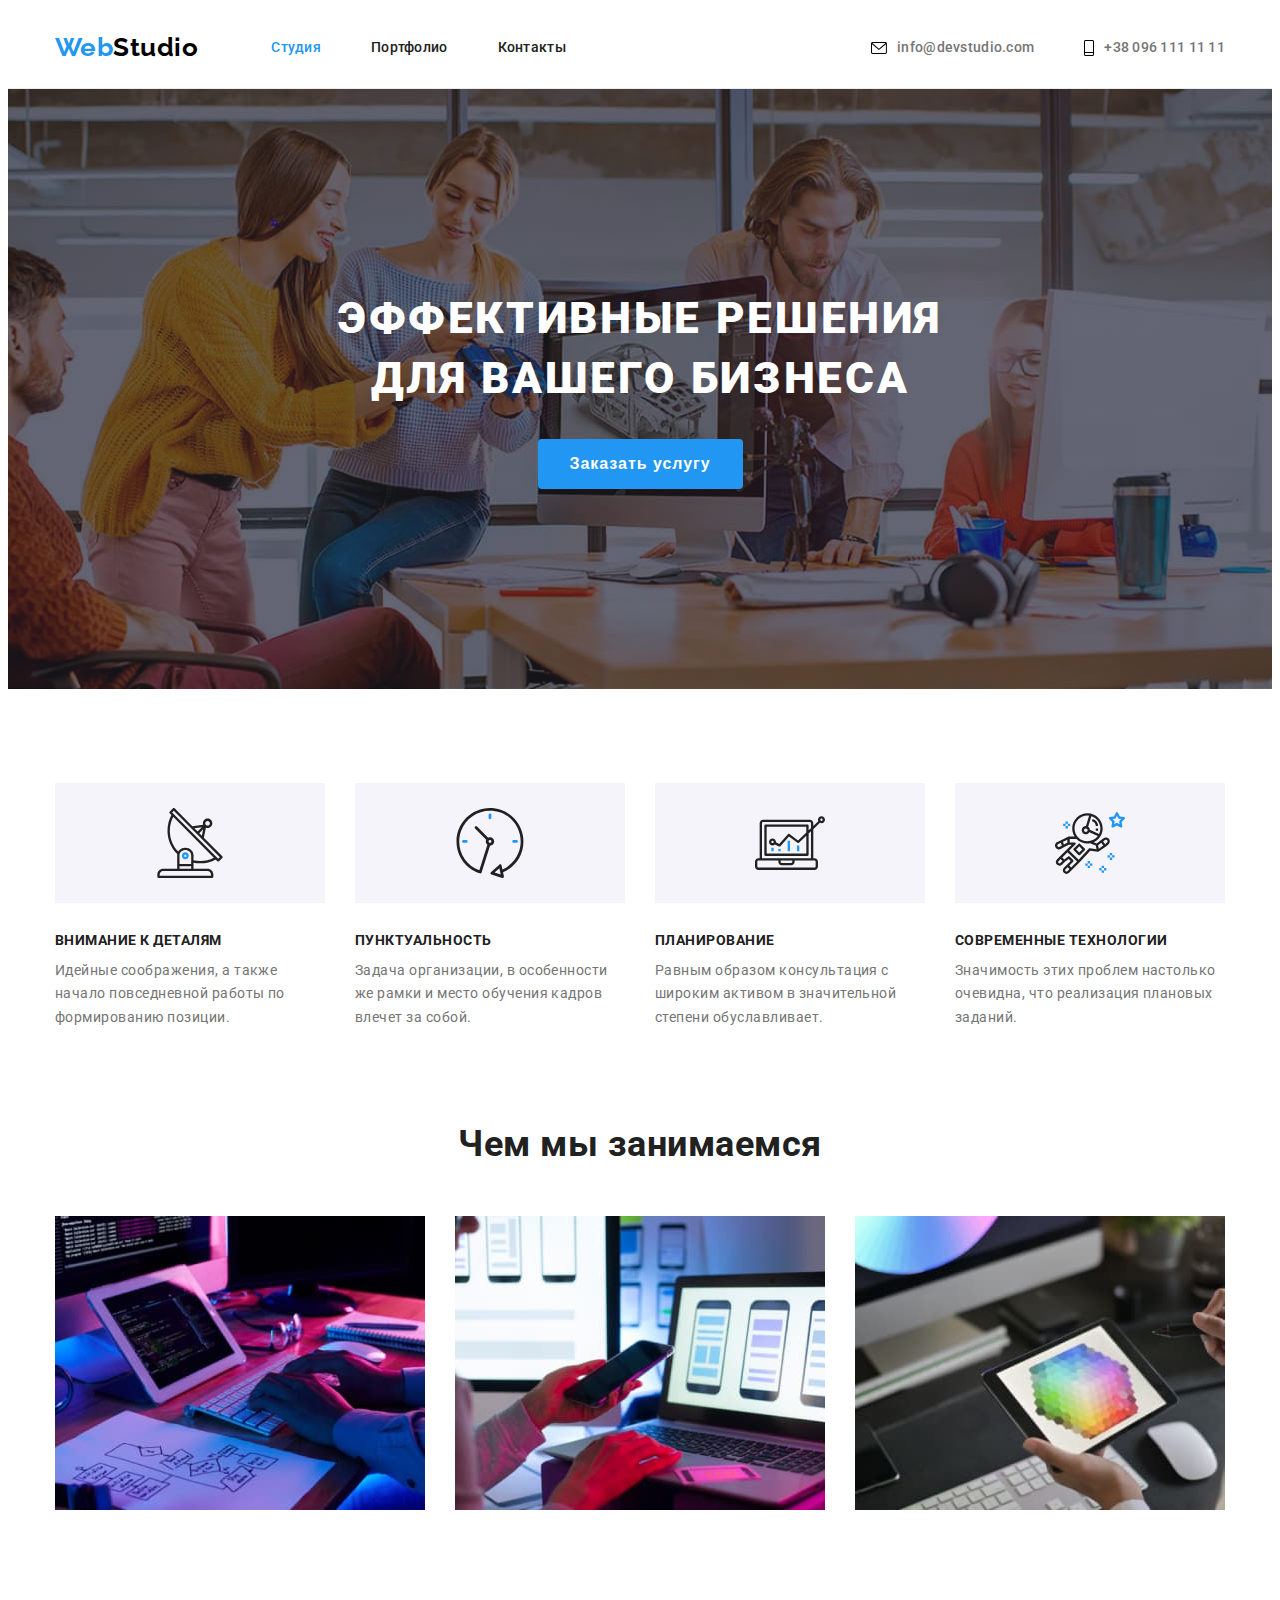
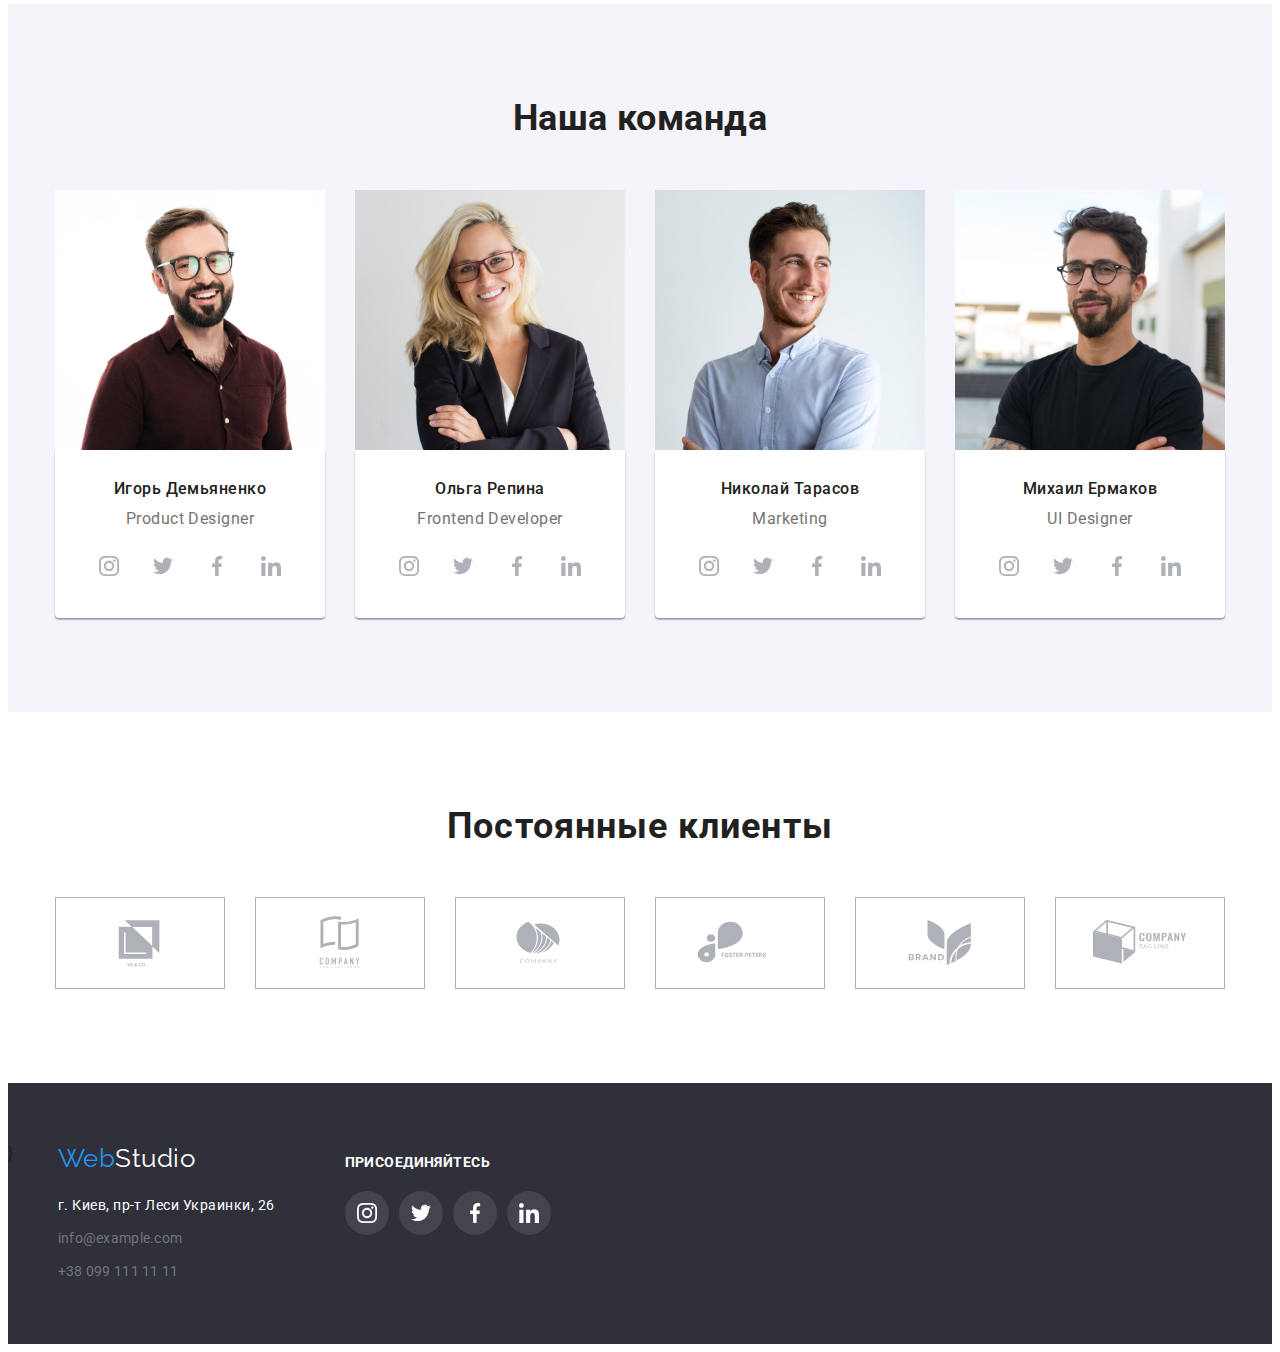
<file: index.html>
<!DOCTYPE html>
<html lang="ru">
  <head>
    <meta charset="UTF-8" />
    <meta http-equiv="X-UA-Compatible" content="IE=edge" />
    <meta name="viewport" content="width=device-width, initial-scale=1.0" />
    <title>Студия</title>
    <link href="https://fonts.googleapis.com/css2?family=Raleway:wght@700&family=Roboto:wght@400;500;700;900&display=swap"
      rel="stylesheet" />
    <link rel="stylesheet" href="https://cdnjs.cloudflare.com/ajax/libs/modern-normalize/1.1.0/modern-normalize.min.css"
      integrity="sha512-wpPYUAdjBVSE4KJnH1VR1HeZfpl1ub8YT/NKx4PuQ5NmX2tKuGu6U/JRp5y+Y8XG2tV+wKQpNHVUX03MfMFn9Q=="
      crossorigin="anonymous" referrerpolicy="no-referrer" />
    <link rel="stylesheet" href="./css/style.css" />
    
  </head>
  <body>
    <!-- Header -->
    <header class="header">
      <div class="container hdr-container ">
        <nav class="hdr-nav">
          <a href="./index.html" lang="en" class="logo hdr-logo">Web<span class="hdr-second-logo">Studio</span></a>
          <ul class="hdr-list list">

            <li class="link-item">
              <a href="./index.html" class="hdr-link link current">Студия</a>
            </li>

            <li class="link-item">
              <a href="./portfolio.html" class="hdr-link link">Портфолио</a>
            </li>

            <li class="link-item">
              <a href="" class="hdr-link link">Контакты</a>
            </li>

          </ul>
        </nav>
          <ul class="hdr-contacts list">
            
            <li class="hdr-contact">
              <a href="mailto:info@devstudio.com" lang="en" class="contact-link link">
                <svg class="mail-icon" width="16" height="12">
                  <use href="./images/icons.svg#icon-mail"></use>
                </svg>
                info@devstudio.com</a>
            </li>

            <li class="hdr-contact">
              <a href="tel:+380961111111" class="contact-link link">
                <svg class="phone-icon" width="10" height="16">
                  <use href="./images/icons.svg#icon-phone"></use>
                </svg>
                +38 096 111 11 11</a>
            </li>

          </ul>
      </div>
    </header>
    <!-- Main -->
    <main class="main-studio">
      <section class="hero-section section">
        <div class="container">
          <h1 class="hero-title">Эффективные решения для вашего бизнеса</h1>
          <button type="button" class="hero-button">Заказать услугу</button>
        </div>
      </section>
      <!-- Достоинства компании -->
      <section class="dignity-company section">
        <div class="container">
          <h2  class="visually-hidden">Достоинства компании</h2>
          <ul class="dignity-list list">
            
            <li class="dignity-item">
              <div class="thumb">
                <svg class="dignity-icon" width="70" height="70">
                  <use href="./images/icons.svg#icon-antenna"></use>
                </svg>
              </div>
              <h3 class="dignity-item-title">Внимание к деталям</h3>
              <p class="dignity-text">
                Идейные соображения, а также начало повседневной работы по
                формированию позиции.
              </p>
            </li>
            
            <li class="dignity-item">
              <div class="thumb">
                <svg class="dignity-icon" width="70" height="70">
                  <use href="./images/icons.svg#icon-clock"></use>
                </svg>
              </div>
              <h3 class="dignity-item-title">Пунктуальность</h3>
              <p class="dignity-text">
                Задача организации, в особенности же рамки и место обучения кадров
                влечет за собой.
                </p>
            </li>
            
            <li class="dignity-item">
              <div class="thumb">
                <svg class="dignity-icon" width="70" height="70">
                  <use href="./images/icons.svg#icon-diagram"></use>
                </svg>
                </div>
                <h3 class="dignity-item-title">Планирование</h3>
                <p class="dignity-text">
                Равным образом консультация с широким активом в значительной
                степени обуславливает.
                </p>
            </li>
            
            <li class="dignity-item">
              <div class="thumb">
                <svg class="dignity-icon" width="70" height="70">
                  <use href="./images/icons.svg#icon-astronaut"></use>
                </svg>
              </div>
                <h3 class="dignity-item-title">Современные технологии</h3>
                <p class="dignity-text">
                Значимость этих проблем настолько очевидна, что реализация
                плановых заданий.
                </p>
            </li>
        </ul>
        </div>
      </section>
      <!-- О компании -->
      <section class="about-company section">
        <div class="container">
          <h2 class="about-company-title">Чем мы занимаемся</h2>
          <ul class="about-list">
            <li class="about-item">
              <img src="./images/code.jpg" alt="Написание кода" width="370" class="about-company-photo" />
            </li>
            <li class="about-item">
              <img src="./images/phone.jpg" alt="Адаптация под телефон" width="370" class="about-company-photo" />
            </li>
            <li class="about-item">
              <img src="./images/tablet.jpg" alt="Адаптация под планшет" width="370" class="about-company-photo" />
            </li>
          </ul>
        </div>
      </section>
      <!-- Команда компании -->
      <section class="team section">
        <div class="container">
          <h2 class="title-team">Наша команда</h2>
          <ul class="team-list">
            <li class="team-member">
              <img src="./images/igorr.jpg" alt="Игорь Демьяненко Product Designer" width="270" class="photo-member" />
                <div class="team-title">
                  <h3 class="title-member">Игорь Демьяненко</h3>
                  <p lang="en" class="about-member">Product Designer</p>
                  
                  <ul class="list-icon">
                    <li class="icon-item">
                      <a href="" class="icon-link">
                        <svg class="member-icon" width="20" height="20">
                          <use href="./images/icons.svg#icon-instagram"></use>
                        </svg>
                      </a>
                    </li>
                    <li class="icon-item">
                      <a href="" class="icon-link">
                        <svg class="member-icon" width="20" height="20">
                          <use href="./images/icons.svg#icon-twitter"></use>
                        </svg>
                      </a>
                    </li>
                    <li class="icon-item">
                      <a href="" class="icon-link">
                        <svg class="member-icon" width="20" height="20">
                          <use href="./images/icons.svg#icon-facebook"></use>
                        </svg>
                      </a>
                    </li>
                    <li class="icon-item">
                      <a href="" class="icon-link">
                        <svg class="member-icon" width="20" height="20">
                          <use href="./images/icons.svg#icon-linkedin"></use>
                        </svg>
                      </a>
                    </li>
                  </ul>
                </div>
            </li>
            <li class="team-member">
              <img src="./images/olga.jpg" alt="Ольга Репина Frontend Developer" width="270" class="photo-member" />
                <div class="team-title">
                  <h3 class="title-member">Ольга Репина</h3>
                  <p lang="en" class="about-member">Frontend Developer</p>
                  <ul class="list-icon">
                    <li class="icon-item">
                      <a href="" class="icon-link">
                        <svg class="member-icon" width="20" height="20">
                          <use href="./images/icons.svg#icon-instagram"></use>
                        </svg>
                      </a>
                    </li>
                    <li class="icon-item">
                      <a href="" class="icon-link">
                        <svg class="member-icon" width="20" height="20">
                          <use href="./images/icons.svg#icon-twitter"></use>
                        </svg>
                      </a>
                    </li>
                    <li class="icon-item">
                      <a href="" class="icon-link">
                        <svg class="member-icon" width="20" height="20">
                          <use href="./images/icons.svg#icon-facebook"></use>
                        </svg>
                      </a>
                    </li>
                    <li class="icon-item">
                      <a href="" class="icon-link">
                        <svg class="member-icon" width="20" height="20">
                          <use href="./images/icons.svg#icon-linkedin"></use>
                        </svg>
                      </a>
                    </li>
                  </ul>
                </div>
            </li>
            <li class="team-member">
              <img src="./images/nikolayy.jpg" alt="Николай Тарасов Marketing" width="270" class="photo-member" />
                <div class="team-title">
                  <h3 class="title-member">Николай Тарасов</h3>
                  <p lang="en" class="about-member">Marketing</p>
                  <ul class="list-icon">
                    <li class="icon-item">
                      <a href="" class="icon-link">
                        <svg class="member-icon" width="20" height="20">
                          <use href="./images/icons.svg#icon-instagram"></use>
                        </svg>
                      </a>
                    </li>
                    <li class="icon-item">
                      <a href="" class="icon-link">
                        <svg class="member-icon" width="20" height="20">
                          <use href="./images/icons.svg#icon-twitter"></use>
                        </svg>
                      </a>
                    </li>
                    <li class="icon-item">
                      <a href="" class="icon-link">
                        <svg class="member-icon" width="20" height="20">
                          <use href="./images/icons.svg#icon-facebook"></use>
                        </svg>
                      </a>
                    </li>
                    <li class="icon-item">
                      <a href="" class="icon-link">
                        <svg class="member-icon" width="20" height="20">
                          <use href="./images/icons.svg#icon-linkedin"></use>
                        </svg>
                      </a>
                    </li>
                  </ul>
                </div>
            </li>
            <li class="team-member">
              <img src="./images/mikhail.jpg" alt="Михаил Ермаков UI Designer" width="270" class="photo-member" />
                <div class="team-title">
                  <h3 class="title-member">Михаил Ермаков</h3>
                  <p lang="en" class="about-member">UI Designer</p>
                  <ul class="list-icon">
                    <li class="icon-item">
                      <a href="" class="icon-link">
                        <svg class="member-icon" width="20" height="20">
                          <use href="./images/icons.svg#icon-instagram"></use>
                        </svg>
                      </a>
                    </li>
                    <li class="icon-item">
                      <a href="" class="icon-link">
                        <svg class="member-icon" width="20" height="20">
                          <use href="./images/icons.svg#icon-twitter"></use>
                        </svg>
                      </a>
                    </li>
                    <li class="icon-item">
                      <a href="" class="icon-link">
                        <svg class="member-icon" width="20" height="20">
                          <use href="./images/icons.svg#icon-facebook"></use>
                        </svg>
                      </a>
                    </li>
                    <li class="icon-item">
                      <a href="" class="icon-link">
                        <svg class="member-icon" width="20" height="20">
                          <use href="./images/icons.svg#icon-linkedin"></use>
                        </svg>
                      </a>
                    </li>
                  </ul>
                </div>
            </li>
          </ul>
        </div>
      </section>
      <section class="clients section">
        <div class="container">
          <h3 class="clients-title">Постоянные клиенты</h3>
          <ul class="client-list">

            <li class="client-item">
              <a href="" class="client-link">
                <svg class="client-icon">
                  <use href="./images/icons.svg#icon-client1"></use>
                </svg>
              </a>
            </li>

            <li class="client-item">
              <a href="" class="client-link">
                <svg class="client-icon">
                  <use href="./images/icons.svg#icon-client2"></use>
                </svg>
              </a>
            </li>

            <li class="client-item">
              <a href="" class="client-link">
                <svg class="client-icon">
                  <use href="./images/icons.svg#icon-client3"></use>
                </svg>
              </a>
            </li>

            <li class="client-item">
              <a href="" class="client-link">
                <svg class="client-icon">
                  <use href="./images/icons.svg#icon-client4"></use>
                </svg>
              </a>
            </li>

            <li class="client-item">
              <a href="" class="client-link">
                <svg class="client-icon">
                  <use href="./images/icons.svg#icon-client5"></use>
                </svg>
              </a>
            </li>

            <li class="client-item">
              <a href="" class="client-link">
                <svg class="client-icon">
                  <use href="./images/icons.svg#icon-client6"></use>
                </svg>
              </a>
            </li>

          </ul>
        </div>
      </section>
    </main>
    <!-- Footer -->
    <footer class="footer">}
      <div class="footer-section container">
        <div class="ftr-left">
          <a href="/" lang="en" class="logo ftr-logo">Web<span class="ftr-second-logo">Studio</span></a>
            <address class="address">
              <a href="https://goo.gl/maps/iQKYEARG3Sgrzrz96" class="ftr-address">г. Киев, пр-т Леси Украинки, 26</a>
              <ul class="ftr-contacts">
                <li class="contact-ftr">
                  <a href="mailto:info@example.com" lang="en" class="contact-link link ftr-link">info@example.com</a>
                </li>
                <li class="contact-ftr">
                  <a href="tel:+380991111111" class="contact-link link ftr-link">+38 099 111 11 11</a>
                </li>
              </ul>
            </address>
      </div>
          <div class="ftr-enjoy">
            <h3 class="enjoy-title">присоединяйтесь</h3>
            <ul class="enjoy-list-icon">
              
              <li class="enjoy-icon-item">
                <a href="" class="enjoy-icon-link">
                  <svg class="ftr-icon" width="20" height="20">
                    <use href="./images/icons.svg#icon-instagram"></use>
                  </svg>
                </a>
              </li>
              
              <li class="enjoy-icon-item">
                <a href="" class="enjoy-icon-link">
                  <svg class="ftr-icon" width="20" height="20">
                    <use href="./images/icons.svg#icon-twitter"></use>
                  </svg>
                </a>
              </li>
              
              <li class="enjoy-icon-item">
                <a href="" class="enjoy-icon-link">
                  <svg class="ftr-icon" width="20px" height="20px">
                    <use href="./images/icons.svg#icon-facebook"></use>
                  </svg>
                </a>
              </li>
              
              <li class="enjoy-icon-item">
                <a href="" class="enjoy-icon-link">
                  <svg class="ftr-icon" width="20" height="20">
                    <use href="./images/icons.svg#icon-linkedin"></use>
                  </svg>
                </a>
              </li>

            </ul>
          </div>
        </div>
      
    </footer>
  </body>
</html>
</file>
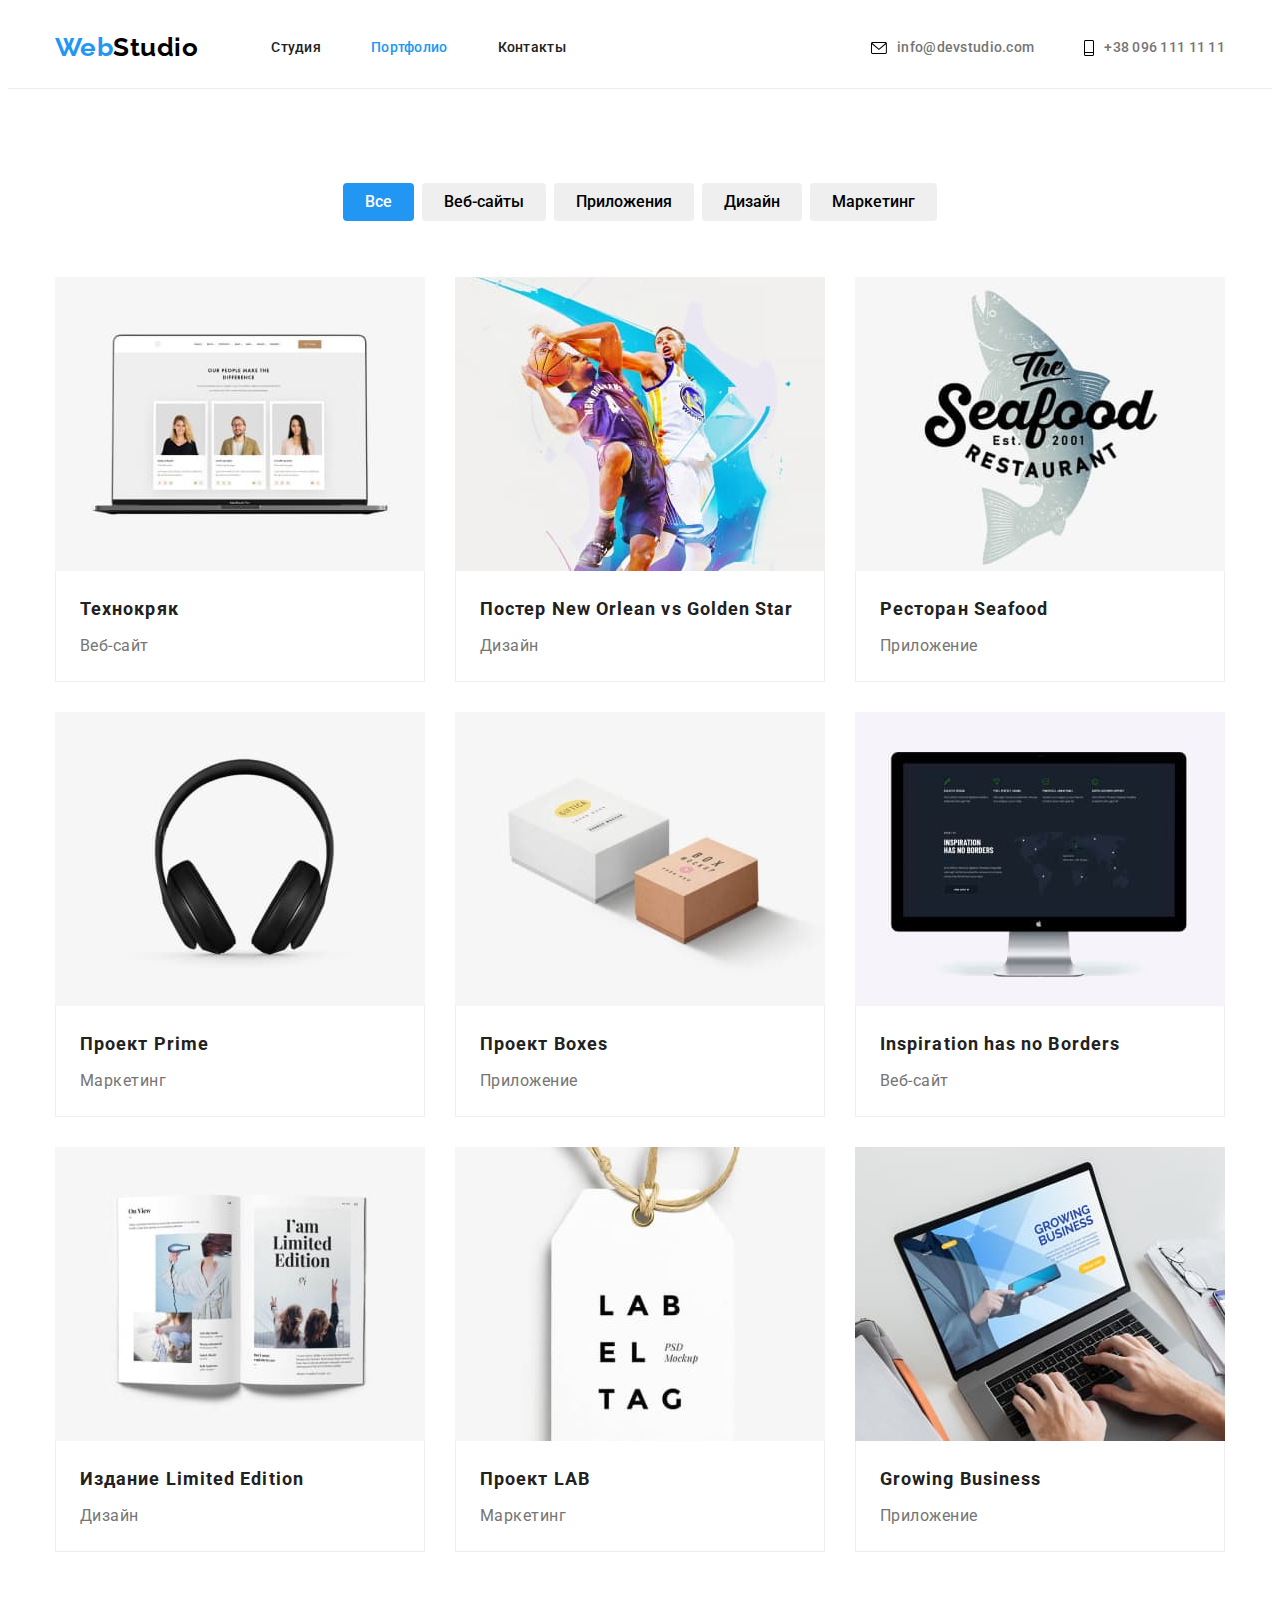
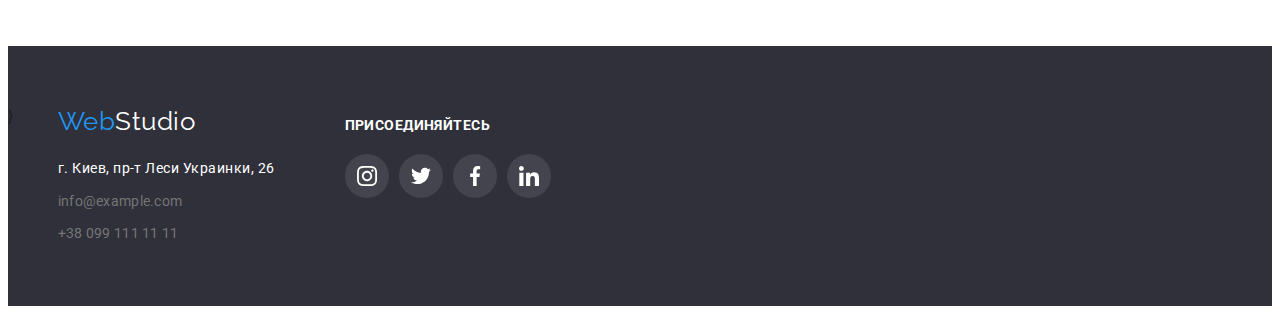
<file: portfolio.html>
<!DOCTYPE html>
<html lang="ru">
<head>
    <meta charset="UTF-8">
    <meta http-equiv="X-UA-Compatible" content="IE=edge">
    <meta name="viewport" content="width=device-width, initial-scale=1.0">
    <title>Портфолио</title>
    <link rel="stylesheet" href="https://cdnjs.cloudflare.com/ajax/libs/modern-normalize/1.1.0/modern-normalize.min.css"
        integrity="sha512-wpPYUAdjBVSE4KJnH1VR1HeZfpl1ub8YT/NKx4PuQ5NmX2tKuGu6U/JRp5y+Y8XG2tV+wKQpNHVUX03MfMFn9Q=="
        crossorigin="anonymous" referrerpolicy="no-referrer" />
    <link rel="stylesheet" href="./css/style.css">
    <link href="https://fonts.googleapis.com/css2?family=Raleway:wght@700&family=Roboto:wght@400;500;700;900&display=swap"
        rel="stylesheet" />
</head>
<body>
    <!-- Header -->
    <header class="header">
        <div class="container hdr-container ">
            <nav class="hdr-nav">
                <a href="./index.html" lang="en" class="logo hdr-logo">Web<span class="hdr-second-logo">Studio</span></a>
                <ul class="hdr-list list">
    
                    <li class="link-item">
                        <a href="./index.html" class="hdr-link link ">Студия</a>
                    </li>
    
                    <li class="link-item">
                        <a href="./portfolio.html" class="hdr-link link current">Портфолио</a>
                    </li>
    
                    <li class="link-item">
                        <a href="" class="hdr-link link">Контакты</a>
                    </li>
    
                </ul>
            </nav>
            <ul class="hdr-contacts list">
    
                <li class="hdr-contact">
                    <a href="mailto:info@devstudio.com" lang="en" class="contact-link link">
                        <svg class="mail-icon" width="16" height="12">
                            <use href="./images/icons.svg#icon-mail"></use>
                        </svg>
                        info@devstudio.com</a>
                </li>
    
                <li class="hdr-contact">
                    <a href="tel:+380961111111" class="contact-link link">
                        <svg class="phone-icon" width="10" height="16">
                            <use href="./images/icons.svg#icon-phone"></use>
                        </svg>
                        +38 096 111 11 11</a>
                </li>
    
            </ul>
        </div>
    </header>
    <!-- Main -->
    <main class="main-portfolio">
        <section class="main-section section">
            <div class="port-conteiner container">
                <h1 class="visually-hidden">Проекты</h1>
                    <ul class="list-button list">
                        <li class="button-item">
                            <button type="button" class="button current">Все</button>
                        </li>
                        <li class="button-item">
                            <button type="button" class="button">Веб-сайты</button>
                        </li>
                        <li class="button-item">
                            <button type="button" class="button">Приложения</button>
                        </li>
                        <li class="button-item">
                            <button type="button" class="button">Дизайн</button>
                        </li>
                        <li class="button-item">
                            <button type="button" class="button">Маркетинг</button>
                        </li>
                    </ul>
                    <ul class="projects-list list">
                        <li class="project-item">
                            <a href="" class="project-link">
                                <img src="./images/tehnokryak.jpg" alt="Технокряк" width="370">
                                <div class="project-text">
                                    <h2 class="project-title">Технокряк</h2>
                                    <p class="project-about">Веб-сайт</p>
                                </div>
                            </a>
                        </li>
                        <li class="project-item">
                            <a href="" class="project-link">
                                <img src="./images/neworleandvsgoldenstar.jpg" alt="Постер" width="370">
                                <div class="project-text">
                                    <h2 class="project-title">Постер New Orlean vs Golden Star</h2>
                                    <p class="project-about">Дизайн</p>
                                </div>
                            </a>
                        </li>
                        <li class="project-item">
                            <a href="" class="project-link">
                                <img src="./images/seafood.jpg" alt="Ресторан" width="370">
                                <div class="project-text">
                                    <h2 class="project-title">Ресторан Seafood</h2>
                                    <p class="project-about">Приложение</p>
                                </div>
                            </a>
                        </li>
                        <li class="project-item">
                            <a href="" class="project-link">
                                <img src="./images/projectprime.jpg" alt="Проект Прайм" width="370">
                                <div class="project-text">
                                    <h2 class="project-title">Проект Prime</h2>
                                    <p class="project-about">Маркетинг</p>
                                </div>
                            </a>
                        </li>
                        <li class="project-item">
                            <a href="" class="project-link">
                                <img src="./images/projectboxes.jpg" alt="Проект коробок" width="370">
                                <div class="project-text">
                                    <h2 class="project-title">Проект Boxes</h2>
                                    <p class="project-about">Приложение</p>
                                </div>
                            </a>
                        </li>
                        <li class="project-item">
                            <a href="" class="project-link">
                                <img src="./images/inspirationhasnoborders.jpg" alt="Вдохновение" width="370">
                                <div class="project-text">
                                    <h2 class="project-title" lang="en">Inspiration has no Borders</h2>
                                    <p class="project-about">Веб-сайт</p>
                                </div>
                            </a>
                        </li>
                        <li class="project-item">
                            <a href="" class="project-link">
                                <img src="./images/limetededition.jpg" alt="Издание" width="370">
                                <div class="project-text">
                                    <h2 class="project-title">Издание Limited Edition</h2>
                                    <p class="project-about">Дизайн</p>
                                </div>
                            </a>
                        </li>
                        <li class="project-item">
                            <a href="" class="project-link">
                                <img src="./images/projectlab.jpg" alt="Проект Лаб" width="370">
                                <div class="project-text">
                                    <h2 class="project-title">Проект LAB</h2>
                                    <p class="project-about">Маркетинг</p>
                                </div>
                            </a>
                        </li>
                        <li class="project-item">
                            <a href="" class="project-link">
                                <img src="./images/growingbusines.jpg" alt="Растущий бизнес" width="370" lang="en">
                                <div class="project-text">
                                    <h2 class="project-title">Growing Business</h2>
                                    <p class="project-about">Приложение</p>
                                </div>
                            </a>
                        </li>
                    </ul>
                </div>
        </section>
    </main>
    <!-- Footer -->
    <footer class="footer">}
        <div class="footer-section container">
            <div class="ftr-left">
                <a href="/" lang="en" class="logo ftr-logo">Web<span class="ftr-second-logo">Studio</span></a>
                <address class="address">
                    <a href="https://goo.gl/maps/iQKYEARG3Sgrzrz96" class="ftr-address">г. Киев, пр-т Леси Украинки, 26</a>
                    <ul class="ftr-contacts">
                        <li class="contact-ftr">
                            <a href="mailto:info@example.com" lang="en"
                                class="contact-link link ftr-link">info@example.com</a>
                        </li>
                        <li class="contact-ftr">
                            <a href="tel:+380991111111" class="contact-link link ftr-link">+38 099 111 11 11</a>
                        </li>
                    </ul>
                </address>
            </div>
            <div class="ftr-enjoy">
                <h3 class="enjoy-title">присоединяйтесь</h3>
                <ul class="enjoy-list-icon">
    
                    <li class="enjoy-icon-item">
                        <a href="" class="enjoy-icon-link">
                            <svg class="ftr-icon" width="20" height="20">
                                <use href="./images/icons.svg#icon-instagram"></use>
                            </svg>
                        </a>
                    </li>
    
                    <li class="enjoy-icon-item">
                        <a href="" class="enjoy-icon-link">
                            <svg class="ftr-icon" width="20" height="20">
                                <use href="./images/icons.svg#icon-twitter"></use>
                            </svg>
                        </a>
                    </li>
    
                    <li class="enjoy-icon-item">
                        <a href="" class="enjoy-icon-link">
                            <svg class="ftr-icon" width="20px" height="20px">
                                <use href="./images/icons.svg#icon-facebook"></use>
                            </svg>
                        </a>
                    </li>
    
                    <li class="enjoy-icon-item">
                        <a href="" class="enjoy-icon-link">
                            <svg class="ftr-icon" width="20" height="20">
                                <use href="./images/icons.svg#icon-linkedin"></use>
                            </svg>
                        </a>
                    </li>
    
                </ul>
            </div>
        </div>
    
    </footer>
</body>
</html>
</file>
<file: css/style.css>
:root {
  /* background */
  --bgd-very-dark-grayish-blue: #2f303a;
  --bgd-light-grayish-blue: #f5f4fa;
  --bgd-white: #ffffff;
  --bgd-blue: #2196f3;
  --border: #ececec;
  --border-portf: #eeeeee;
  --shadow: #a1a1a5;
  --bgd-icon: #43444d;

  /* text  */
  --txt-blue: #2196f3;
  --txt-mostly-black: #212121;
  --txt-black: #000000;
  --txt-white: #ffffff;
  --txt-dark-gray: #757575;
  --txt-light-gray: #acacb0;
  --clr-icon: #afb1b8;
}

/* constant */
*,
*::before,
*::after {
  box-sizing: border-box;
}

body {
  font-family: 'Roboto', sans-serif;
  color: var(--txt-mostly-black);
  background-color: var(--bgd-white);
  letter-spacing: 0.03em;
}
p,
ul,
li,
h1,
h2,
h3,
h4,
h5,
h6 {
  margin: 0;
  padding: 0;
}
/* a {
  display: block;
} */

.list {
  list-style-type: none;
}

.link {
  text-decoration: none;
  color: var(--txt-mostly-black);
}

.container {
  width: 1200px;
  padding-left: 15px;
  padding-right: 15px;
  margin: 0 auto;
}
img {
  margin: 0 auto;
  padding: 0;
  display: block;
  max-width: 100%;
  height: auto;
}

.section {
  padding-top: 94px;
  padding-bottom: 94px;
}
.logo {
  text-decoration: none;
}
/* header */
.header {
  border-bottom-width: 1px;
  border-bottom-style: solid;
  border-bottom-color: var(--border);
}
.hdr-container {
  display: flex;
}
.hdr-logo {
  padding: 24px 0px 25px 0px;
  margin-right: 73px;
}

.hdr-logo {
  font-family: 'Raleway', sans-serif;
  color: var(--txt-blue);
  font-weight: 700;
  font-size: 26px;
  line-height: 1.19;
}

.hdr-second-logo {
  font-family: 'Raleway', sans-serif;
  color: var(--txt-black);
  font-weight: 700;
  font-size: 26px;
  line-height: 1.19;
}

.hdr-nav {
  display: flex;
}

.hdr-list {
  display: flex;
  align-items: center;
}

.link-item {
}

.link-item:not(:last-child) {
  margin-right: 50px;
}

.hdr-link:hover,
.hdr-link:focus {
  color: var(--txt-blue);
}
.hdr-link {
  font-family: 'Roboto', sans-serif;
  color: var(--txt-mostly-black);
  font-weight: 500;
  font-size: 14px;
  line-height: 1.14;
  letter-spacing: 0.02em;
  text-decoration: none;
  display: block;
  padding: 32px 0px 32px 0px;
}

.hdr-list .link.current {
  color: var(--txt-blue);
}

.hdr-contacts .link-item,
.hdr-contacts {
  list-style: none;
}

.hdr-contacts {
  display: flex;
  align-items: center;
  margin-left: auto;
}
.contact-link {
  align-items: center;
  justify-content: center;
}

.hdr-contact:not(:last-child) {
  margin-right: 50px;
}

.svg-icon {
}

.mail-icon {
  margin-right: 10px;
}

.phone-icon {
  margin-right: 10px;
}

.contact-link {
  font-family: 'Roboto', sans-serif;
  color: var(--txt-dark-gray);
  font-weight: 500;
  font-size: 14px;
  line-height: 1.14;
  letter-spacing: 0.02em;
  display: inline-flex;
  padding: 32px 0px 32px 0px;
}

.contact-link:hover,
.contact-link:focus {
  color: var(--txt-blue);
}

/* Main Studio */
.main-studio {
  max-width: 1600px;
}

.hero-section {
  background-color: var(--bgd-very-dark-grayish-blue);
  padding: 200px 0px;
  text-align: center;
  background-image: linear-gradient(
      rgba(47, 48, 58, 0.4),
      rgba(47, 48, 58, 0.4)
    ),
    url('../images/bgd-hero.jpg');
  background-repeat: no-repeat;
  background-position: center;
  background-size: cover;
  max-width: 1600px;
}

.hero-title {
  font-weight: 900;
  font-size: 44px;
  line-height: 1.36;
  text-align: center;
  letter-spacing: 0.06em;
  text-transform: uppercase;
  color: var(--txt-white);
  max-width: 660px;
  margin: auto;
  margin-bottom: 30px;
}

.hero-button {
  background-color: var(--txt-blue);
  color: var(--txt-white);
  font-weight: bold;
  font-size: 16px;
  line-height: 1.87;
  letter-spacing: 0.06em;
  cursor: pointer;
  border: none;
  padding: 10px 32px;
  border-radius: 4px;
}
/* Dignity company */

.visually-hidden {
  position: absolute;
  width: 1px;
  height: 1px;
  margin: -1px;
  padding: 0;
  overflow: hidden;
  border: 0;
  clip: rect(0 0 0 0);
}
.dignity-list {
  display: flex;
}
.dignity-list > .dignity-item {
  flex-basis: auto;
}

.dignity-item:not(:last-child) {
  margin-right: 30px;
}

.dignity-item-title {
  font-weight: 700;
  font-size: 14px;
  line-height: 1.14;
  text-transform: uppercase;
  margin-bottom: 10px;
}
.thumb {
  background-color: var(--bgd-light-grayish-blue);
  width: 270px;
  height: 120px;
  display: flex;
  align-items: center;
  justify-content: center;
  margin-bottom: 30px;
}

.dignity-text {
  font-size: 14px;
  line-height: 1.71;
  color: var(--txt-dark-gray);
  max-width: 270px;
}
.dignity-text:not(:last-child) {
  margin-right: 30px;
}
/* about company */

.section.about-company {
  padding-top: 0;
}
.about-company-title {
  font-weight: 700;
  font-size: 36px;
  line-height: 1.16;
  text-align: center;
  margin-bottom: 50px;
}
.about-list {
  display: flex;
}

.about-item {
  list-style: none;
}

.about-item:not(:last-child) {
  margin-right: 30px;
}

.team {
  background-color: var(--bgd-light-grayish-blue);
}

.title-team {
  font-weight: 700;
  font-size: 36px;
  line-height: 1.16;
  text-align: center;
  margin-bottom: 50px;
}

.team-list {
  display: flex;
}
.team-list > .team-member {
  flex-basis: auto;
}

.team-member {
  list-style: none;
}

.team-member:not(:last-child) {
  margin-right: 30px;
}

.list-icon {
  display: flex;
  list-style: none;
  justify-content: center;
}
.icon-item {
  display: inline-flex;
  align-items: center;
}

.icon-item:not(:last-child) {
  margin-right: 10px;
}
.icon-link {
  display: flex;
  align-items: center;
  justify-content: center;
  width: 44px;
  height: 44px;
  border-radius: 50%;
  fill: var(--clr-icon);
}

.icon-link:hover,
.icon-link:focus {
  background-color: var(--bgd-blue);
  fill: var(--txt-white);
}

.team-title {
  padding-top: 30px;
  padding-bottom: 30px;
  background-color: var(--bgd-white);
  box-shadow: 0px 1px 3px rgba(0, 0, 0, 0.12), 0px 1px 1px rgba(0, 0, 0, 0.14),
    0px 2px 1px rgba(0, 0, 0, 0.2);
  border-radius: 0px 0px 4px 4px;
}

.title-member {
  font-weight: 500;
  font-size: 16px;
  line-height: 1.18;
  text-align: center;
  margin-bottom: 10px;
}

.about-member {
  font-size: 16px;
  line-height: 19px;
  text-align: center;
  color: var(--txt-dark-gray);
  margin-bottom: 16px;
}

.clients-title {
  font-size: 36px;
  line-height: 1.16;
  text-align: center;
  letter-spacing: 0.03em;
  color: var(--txt-mostly-black);
  margin-bottom: 50px;
}

.client-list {
  display: flex;
  justify-content: center;
}

.client-item {
  list-style: none;
}

.client-item:not(:last-child) {
  margin-right: 30px;
}

.client-link {
  display: flex;
  width: 170px;
  height: 92px;
  border: 1px solid var(--clr-icon);
  align-items: center;
  justify-content: center;
  fill: var(--clr-icon);
}

.client-link:hover,
.client-link:focus {
  fill: var(--bgd-blue);
  border: 1px solid var(--txt-blue);
}

.client-icon {
  width: 106px;
  height: 60px;
}
/* footer */

.footer {
  padding-top: 60px;
  padding-bottom: 60px;
  display: flex;
  background-color: var(--bgd-very-dark-grayish-blue);
}
.footer-section {
  display: flex;
  align-items: baseline;
}

.ftr-left {
  margin-right: 70px;
  align-items: baseline;
}

.address {
  font-style: normal;
}
.footer-section .logo {
  display: inline-block;
  margin-bottom: 20px;
}

.ftr-logo {
  font-family: 'Raleway', sans-serif;
  color: var(--txt-blue);
  font-size: 26px;
  line-height: 1.19;
}
.ftr-address:hover,
.ftr-address:focus {
  color: var(--txt-blue);
}

.ftr-second-logo {
  font-family: 'Raleway', sans-serif;
  color: var(--txt-white);
  font-size: 26px;
  line-height: 31px;
}
.ftr-address {
  display: flex;
  font-size: 14px;
  line-height: 1.71;
  color: var(--txt-white);
  text-decoration: none;
  margin-bottom: 9px;
}

.ftr-contacts {
  list-style: none;
}

.address .contact-link {
  font-weight: 400;
  font-size: 14px;
  line-height: 1.71;
}

.contact-link:focus,
.contact-link:hover {
  color: var(--txt-blue);
  fill: var(--txt-blue);
}

.ftr-link {
  padding: 0;
}
.contact-ftr:not(:last-child) {
  margin-bottom: 9px;
}

.enjoy-title {
  color: var(--txt-white);
  font-size: 14px;
  line-height: 1.14;
  letter-spacing: 0.03em;
  text-transform: uppercase;
  display: flex;
  margin-bottom: 20px;
}

.enjoy-list-icon {
  display: flex;
}

.enjoy-icon-item {
  display: block;
  list-style: none;
}

.enjoy-icon-item:not(:last-child) {
  margin-right: 10px;
}
.enjoy-icon-link {
  display: flex;
  align-items: center;
  justify-content: center;
  flex-wrap: wrap;
  width: 44px;
  height: 44px;
  border-radius: 50%;
  color: var(--txt-white);
  background-color: var(--bgd-icon);
}

.ftr-icon {
  fill: var(--txt-white);
}
.enjoy-icon-link:hover,
.enjoy-icon-link:focus {
  background-color: var(--bgd-blue);
}

/* Main Portfolio */
.main-section {
}
.list-button {
  display: flex;
  justify-content: center;
  margin-bottom: 56px;
}
.button {
  font-family: 'Roboto', sans-serif;
  font-weight: 500;
  font-size: 16px;
  line-height: 1.62;
  text-align: center;
  border: none;
  cursor: pointer;
  padding: 6px 22px;
  border-radius: 4px;
  margin: 0;
}
.list-button .button.current {
  background-color: var(--bgd-blue);
  color: var(--txt-white);
}
.button:focus,
.button:hover {
  color: var(--txt-white);
  background-color: var(--txt-blue);
  box-shadow: 0px 1px 3px rgba(0, 0, 0, 0.12), 0px 1px 1px rgba(0, 0, 0, 0.14),
    0px 2px 1px rgba(0, 0, 0, 0.2);
}

.button-item,
.project-item {
  list-style: none;
  margin: 0px;
}
.button-item:not(:last-child) {
  margin-right: 8px;
}

.projects-list {
  display: flex;
  flex-wrap: wrap;
  margin-right: -30px;
  margin-bottom: -30px;
}

.projects-list > .project-item {
  display: flex;
  flex-basis: calc(100% / 3 - 30px);
  margin-right: 30px;
  margin-bottom: 30px;
}

.project-link {
  text-decoration: none;
}

.project-link:hover,
.project-link:focus {
  box-shadow: 0px 1px 3px rgba(0, 0, 0, 0.12), 0px 1px 1px rgba(0, 0, 0, 0.14),
    0px 2px 1px rgba(0, 0, 0, 0.2);
}

.project-title {
  font-weight: bold;
  font-size: 18px;
  line-height: 2;
  letter-spacing: 0.06em;
  color: var(--txt-mostly-black);
  margin-bottom: 4px;
}

.project-about {
  font-size: 16px;
  line-height: 1.87;
  color: var(--txt-dark-gray);
}

.project-text {
  padding: 20px 24px;
  border: 1px solid var(--border-portf);
  border-top: none;
}
</file>
